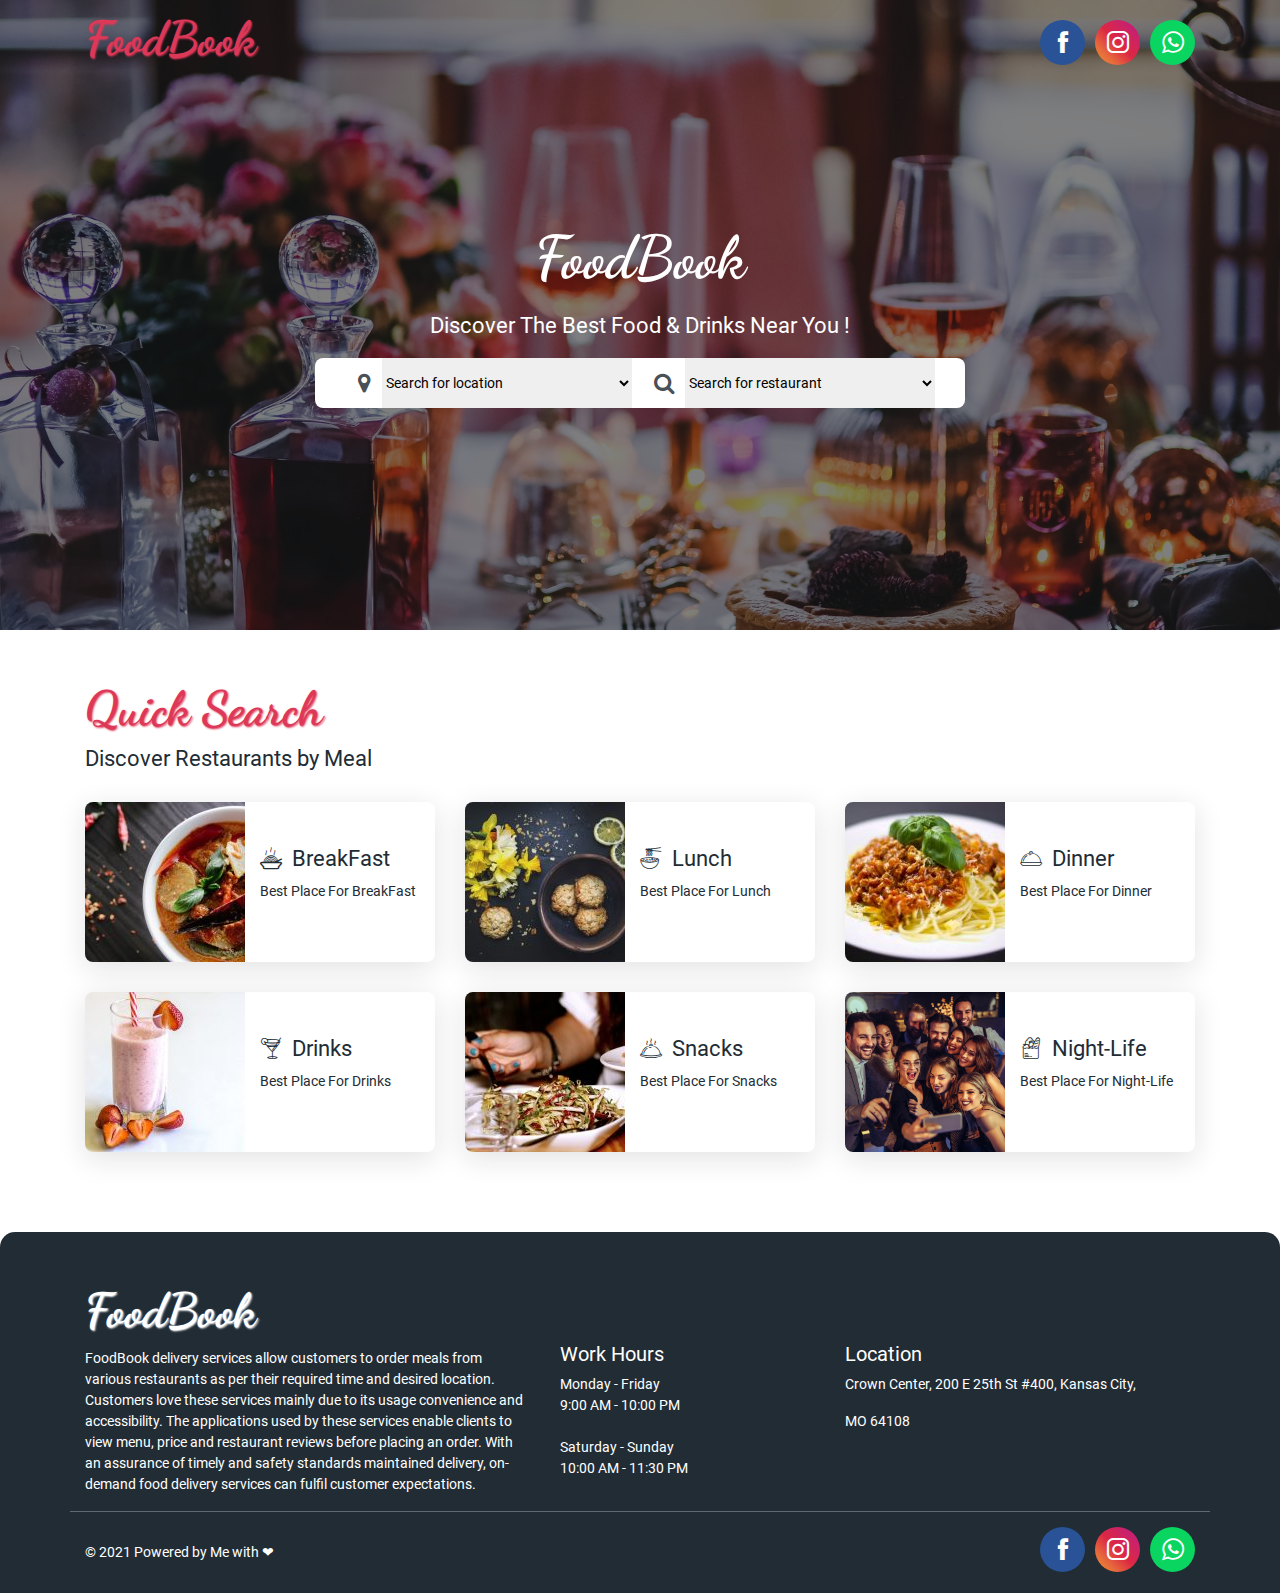
<file: index.html>
<!DOCTYPE html>
<html lang="en">

<head>
    <meta charset="UTF-8">
    <meta http-equiv="X-UA-Compatible" content="IE=edge">
    <meta name="viewport" content="width=device-width, initial-scale=1.0">
    <link rel="icon" type="image/x-icon" href="favicon.ico">
    <title>Foodbook | A Food Hunger Cooler </title>

    <!-- font awesome -->
    <link rel="stylesheet" href="https://cdnjs.cloudflare.com/ajax/libs/font-awesome/4.7.0/css/font-awesome.min.css">

    <!-- bootstrap -->
    <link rel="stylesheet" href="./css/bootstrap.min.css">

    <!-- stylesheet -->
    <link href="./css/style.css" rel="stylesheet">

    <!-- redfont -->
    <link href="./css/redfont.css" rel="stylesheet">

    <!-- JQuery -->
    <script src="./js/jquery.min.js"></script> 

    <!-- custom js -->
    <script src="./js/custom.js"></script>
</head>

<body>
    <!-- header -->
    <header class="header">
        <div class="container">
            <div class="row">
                <div class="col-sm-12">
                    <div class="header_inner">
                        <div class="logo">
                            <a href="index.html">
                                <h1>FoodBook</h1>
                            </a>
                        </div>
                        <div class="social_icon">
                            <ul class="text-right">
                                <li>
                                    <a href="#" target="_blank" class="facebook">
                                        <i class="icon-facebook"></i></a>
                                </li>
                                <li>
                                    <a href="#" target="_blank" class="instagram">
                                        <i class="icon-instagram"></i></a>
                                </li>
                                <li>
                                    <a href="#" target="_blank" class="whatsapp">
                                        <i class="icon-whatsapp"></i></a>
                                </li>
                            </ul>
                        </div>
                    </div>
                </div>
            </div>
        </div>
    </header>

    <!-- banner -->
    <div class="banner">
        <div class="banner_content">
            <h1 class="title">FoodBook</h1>
            <p class="subtitle">Discover The Best Food & Drinks Near You !</p>
            <form>
                <div class="form-row align-items-center">
                    <div class="col-auto">
                        <div class="input-group">
                            <div class="input-group-prepend">
                                <div class="input-group-text"><i class="fa fa-map-marker" aria-hidden="true"></i>
                                </div>
                            </div>
                            <select class="form-select">
                                <option selected>Search for location</option>
                                <option value="1">Pune</option>
                                <option value="2">Mumbai</option>
                                <option value="3">Hyderabad</option>
                                <option value="3">Delhi</option>
                                <option value="3">Chennai</option>
                            </select>
                        </div>
                    </div>
                    <div class="col-auto">
                        <div class="input-group">
                            <div class="input-group-prepend">
                                <div class="input-group-text"><i class="fa fa-search" aria-hidden="true"></i></div>
                            </div>
                            <select class="form-select">
                                <option selected>Search for restaurant</option>
                                <option value="1">Taj Hotel</option>
                                <option value="2">Sai Hotel</option>
                                <option value="3">Barbie villa</option>
                            </select>
                        </div>
                    </div>
                </div>
            </form>
        </div>
        <div class="layer"></div>
    </div>

    <!-- quick_search -->
    <div class="quick_search">
        <div class="container">
            <div class="row">
                <div class="col-sm-12">
                    <div class="section_title">
                        <h1>Quick Search</h1>
                        <h4 class="sub_title">Discover Restaurants by Meal</h4>
                    </div>
                </div>
                <div class="col-sm-4">
                    <a href="list.html" target="_blank">
                        <div class="meal_item">
                            <div class="meal_img">
                                <img src="./assets/images/meal/breakfast.jpeg" alt="">
                            </div>
                            <div class="meal_desc">
                                <h4 class="sub_title"><i class="icon-food"></i> &nbsp;BreakFast</h4>
                                <p>Best Place For BreakFast</p>
                            </div>
                        </div>
                    </a>
                </div>
                <div class="col-sm-4">
                    <a href="list.html" target="_blank">
                        <div class="meal_item">
                            <div class="meal_img">
                                <img src="./assets/images/meal/lunch.jpeg" alt="">
                            </div>
                            <div class="meal_desc">
                                <h4 class="sub_title"><i class="icon-noodles"></i> &nbsp;Lunch</h4>
                                <p>Best Place For Lunch</p>
                            </div>
                        </div>
                    </a>
                </div>
                <div class="col-sm-4">
                    <a href="list.html" target="_blank">
                        <div class="meal_item">
                            <div class="meal_img">
                                <img src="./assets/images/meal/dinner.jpg" alt="">
                            </div>
                            <div class="meal_desc">
                                <h4 class="sub_title"><i class="icon-dish"></i> &nbsp;Dinner</h4>
                                <p>Best Place For Dinner</p>
                            </div>
                        </div>
                    </a>
                </div>
                <div class="col-sm-4">
                    <a href="list.html" target="_blank">
                        <div class="meal_item">
                            <div class="meal_img">
                                <img src="./assets/images/meal/drinks.jpeg" alt="">
                            </div>
                            <div class="meal_desc">
                                <h4 class="sub_title"><i class="icon-glass-3"></i> &nbsp;Drinks</h4>
                                <p>Best Place For Drinks</p>
                            </div>
                        </div>
                    </a>
                </div>
                <div class="col-sm-4">
                    <a href="list.html" target="_blank">
                        <div class="meal_item">
                            <div class="meal_img">
                                <img src="./assets/images/meal/snacks.jpg" alt="">
                            </div>
                            <div class="meal_desc">
                                <h4 class="sub_title"><i class="icon-food-1"></i> &nbsp;Snacks</h4>
                                <p>Best Place For Snacks</p>
                            </div>
                        </div>
                    </a>
                </div>
                <div class="col-sm-4">
                    <a href="list.html" target="_blank">
                        <div class="meal_item">
                            <div class="meal_img">
                                <img src="./assets/images/meal/nightlife.png" alt="">
                            </div>
                            <div class="meal_desc">
                                <h4 class="sub_title"><i class="icon-groceries"></i> &nbsp;Night-Life</h4>
                                <p>Best Place For Night-Life</p>
                            </div>
                        </div>
                    </a>
                </div>
            </div>
        </div>
    </div>
</body>

<!-- footer -->
<footer class="footer">
    <div class="ft_topbar">
        <div class="container">
            <div class="row">
                <div class="col-sm-5">
                    <div class="ft_info">
                        <div class="logo">
                            <h1>FoodBook</h1>
                            <p>FoodBook delivery services allow customers to order meals from various restaurants as per
                                their
                                required time and desired location. Customers love these services mainly due to its
                                usage convenience and accessibility. The applications used by these services enable
                                clients to view menu, price and restaurant reviews before placing an order. With an
                                assurance of timely and safety standards maintained delivery, on-demand food delivery
                                services can fulfil customer expectations. </p>
                        </div>
                    </div>

                </div>
                <div class="col-sm-3">
                    <div class="ft_spacer"></div>
                    <h5>Work Hours</h5>
                    <ul>
                        <li>Monday - Friday</li>
                        <li>9:00 AM - 10:00 PM</li><br>
                        <li>Saturday - Sunday</li>
                        <li>10:00 AM - 11:30 PM</li>
                    </ul>
                </div>
                <div class="col-sm-4">
                    <div class="ft_spacer"></div>
                    <h5>Location</h5>
                    <p>Crown Center, 200 E 25th St #400, Kansas City, </p>
                    <p> MO 64108 </p>
                </div>

            </div>
        </div>
    </div>
    <div class="ft_bottombar">
        <div class="container">
            <div class="row">
                <div class="col-sm-8">
                    <div class="privacy_policy">
                        <p>&copy; 2021 Powered by <a href="https://github.com/vgaikwad11" target="_blank">Me with
                                ❤</a>
                        </p>
                    </div>
                </div>
                <div class="col-sm-4">
                    <div class="social_icon">
                        <ul>
                            <li> <a href="https://www.facebook.com/vick.gkwd.3/" target="_blank" class="facebook">
                                    <i class="icon-facebook"></i></a>
                            </li>
                            <li> <a href="https://www.instagram.com/vicky.gkwd.vg/" target="_blank" class="instagram">
                                    <i class="icon-instagram "></i></a>
                            </li>
                            <li> <a href="https://api.whatsapp.com/send?phone=918408848748" target="_blank"
                                    class="whatsapp">
                                    <i class="icon-whatsapp "></i></a>
                            </li>
                        </ul>
                    </div>

                </div>
            </div>
        </div>
    </div>
    </div>
</footer>
</body>

</html>
</file>
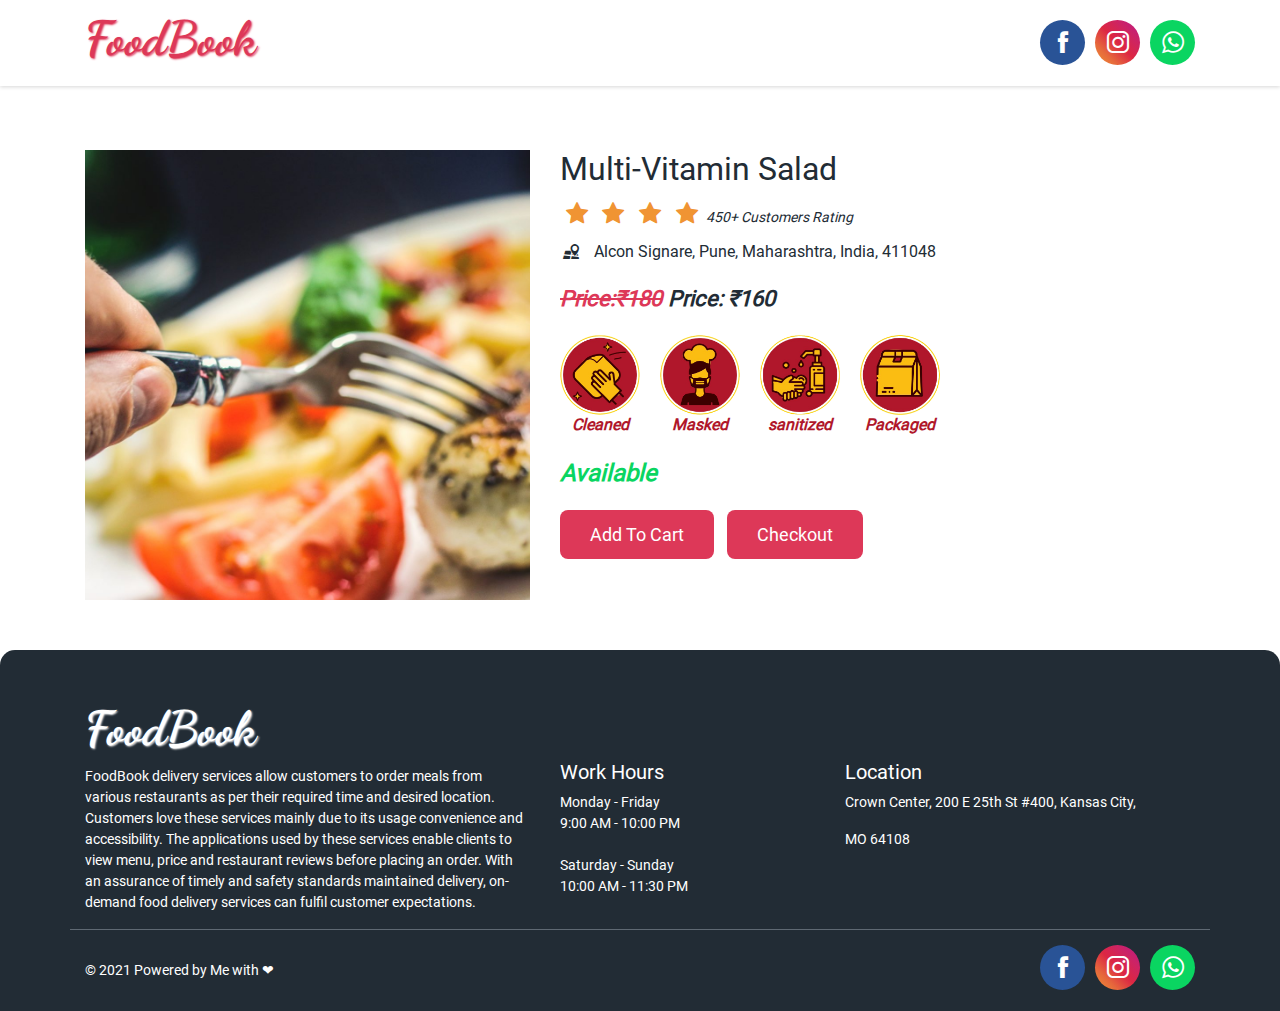
<file: details.html>
<!DOCTYPE html>
<html lang="en">

<head>
    <meta charset="UTF-8">
    <meta http-equiv="X-UA-Compatible" content="IE=edge">
    <meta name="viewport" content="width=device-width, initial-scale=1.0">
    <link rel="icon" type="image/x-icon" href="favicon.ico">
    <title>Foodbook | A Food Hunger Cooler </title>

    <!-- font awesome -->
    <link rel="stylesheet" href="https://cdnjs.cloudflare.com/ajax/libs/font-awesome/4.7.0/css/font-awesome.min.css">

    <!-- bootstrap -->
    <link rel="stylesheet" href="./css/bootstrap.min.css">

    <!-- stylesheet -->
    <link href="./css/style.css" rel="stylesheet">

    <!-- redfont -->
    <link href="./css/redfont.css" rel="stylesheet">

    <!-- JQuery -->
    <script src="./js/jquery.min.js"></script>

    <!-- custom js -->
    <script src="./js/custom.js"></script>
</head>

<body class="detail_page">
    <!-- header -->
    <header class="header">
        <div class="container">
            <div class="row">
                <div class="col-sm-12">
                    <div class="header_inner">
                        <div class="logo">
                            <a href="index.html">
                                <h1>FoodBook</h1>
                            </a>
                        </div>
                        <div class="social_icon">
                            <ul class="text-right">
                                <li>
                                    <a href="#" target="_blank" class="facebook">
                                        <i class="icon-facebook"></i></a>
                                </li>
                                <li>
                                    <a href="#" target="_blank" class="instagram">
                                        <i class="icon-instagram"></i></a>
                                </li>
                                <li>
                                    <a href="#" target="_blank" class="whatsapp">
                                        <i class="icon-whatsapp"></i></a>
                                </li>
                            </ul>
                        </div>
                    </div>
                </div>
            </div>
        </div>
    </header>

    <div class="spacer_100"></div>

    <!-- food details -->
    <div class="food_details">
        <div class="container">
            <div class="row">
                <div class="col-sm-12 col-md-5">
                    <div class="food_img">
                        <img src="./assets/images/meal/details.jpg" class="img-responsive" alt="">
                    </div>
                </div>
                <div class="col-sm-12 col-md-7">
                    <div class="food_desc">
                        <h2>Multi-Vitamin Salad</h2>
                        <div class="ratings">
                            <i class="icon-star-full"></i>
                            <i class="icon-star-full"></i>
                            <i class="icon-star-full"></i>
                            <i class="icon-star-full"></i>
                            <span class="ratings_tag"> 450+ Customers Rating</span>
                        </div>
                        <h4 class="slogan"><i class="icon-map-pointer"></i> &nbsp; Alcon Signare,
                            Pune, Maharashtra, India, 411048</h4>
                        <div class="pricing_box">
                            <span class="old"> Price:₹180</span>&nbsp;
                            <span class="new"> Price: ₹160</span>
                        </div>
                        <div class="safety_list">
                            <div class="sefaty_item">
                                <img src="./assets/images/safety_img/cleaning.svg" alt="Cleaning">
                                <h6>Cleaned</h6>
                            </div>
                            <div class="sefaty_item">
                                <img src="./assets/images/safety_img/mark.svg" alt="Mask">
                                <h6>Masked</h6>
                            </div>
                            <div class="sefaty_item">
                                <img src="./assets/images/safety_img/senitize.svg" alt="Senitize">
                                <h6>sanitized</h6>
                            </div>
                            <div class="sefaty_item">
                                <img src="./assets/images/safety_img/package.svg" alt="Package">
                                <h6>Packaged</h6>
                            </div>
                        </div>
                        <h4 class="status">Available</h4>
                        <div class="button_container">
                            <a href="#">Add To Cart</a>
                            <a href="#">Checkout</a>
                        </div>
                    </div>
                </div>
            </div>
        </div>
    </div>

</body>
<!-- footer -->
<footer class="footer">
    <div class="ft_topbar">
        <div class="container">
            <div class="row">
                <div class="col-sm-5">
                    <div class="ft_info">
                        <div class="logo">
                            <h1>FoodBook</h1>
                            <p>FoodBook delivery services allow customers to order meals from various restaurants as per
                                their
                                required time and desired location. Customers love these services mainly due to its
                                usage convenience and accessibility. The applications used by these services enable
                                clients to view menu, price and restaurant reviews before placing an order. With an
                                assurance of timely and safety standards maintained delivery, on-demand food delivery
                                services can fulfil customer expectations. </p>
                        </div>
                    </div>

                </div>
                <div class="col-sm-3">
                    <div class="ft_spacer"></div>
                    <h5>Work Hours</h5>
                    <ul>
                        <li>Monday - Friday</li>
                        <li>9:00 AM - 10:00 PM</li><br>
                        <li>Saturday - Sunday</li>
                        <li>10:00 AM - 11:30 PM</li>
                    </ul>
                </div>
                <div class="col-sm-4">
                    <div class="ft_spacer"></div>
                    <h5>Location</h5>
                    <p>Crown Center, 200 E 25th St #400, Kansas City, </p>
                    <p> MO 64108 </p>
                </div>

            </div>
        </div>
    </div>
    <div class="ft_bottombar">
        <div class="container">
            <div class="row">
                <div class="col-sm-8">
                    <div class="privacy_policy">
                        <p>&copy; 2021 Powered by <a href="https://github.com/vgaikwad11" target="_blank">Me with
                                ❤</a>
                        </p>
                    </div>
                </div>
                <div class="col-sm-4">
                    <div class="social_icon">
                        <ul>
                            <li> <a href="https://www.facebook.com/vick.gkwd.3/" target="_blank" class="facebook">
                                    <i class="icon-facebook"></i></a>
                            </li>
                            <li> <a href="https://www.instagram.com/vicky.gkwd.vg/" target="_blank" class="instagram">
                                    <i class="icon-instagram "></i></a>
                            </li>
                            <li> <a href="https://api.whatsapp.com/send?phone=918408848748" target="_blank"
                                    class="whatsapp">
                                    <i class="icon-whatsapp "></i></a>
                            </li>
                        </ul>
                    </div>

                </div>
            </div>
        </div>
    </div>
    </div>
</footer>
</body>

</html>
</file>
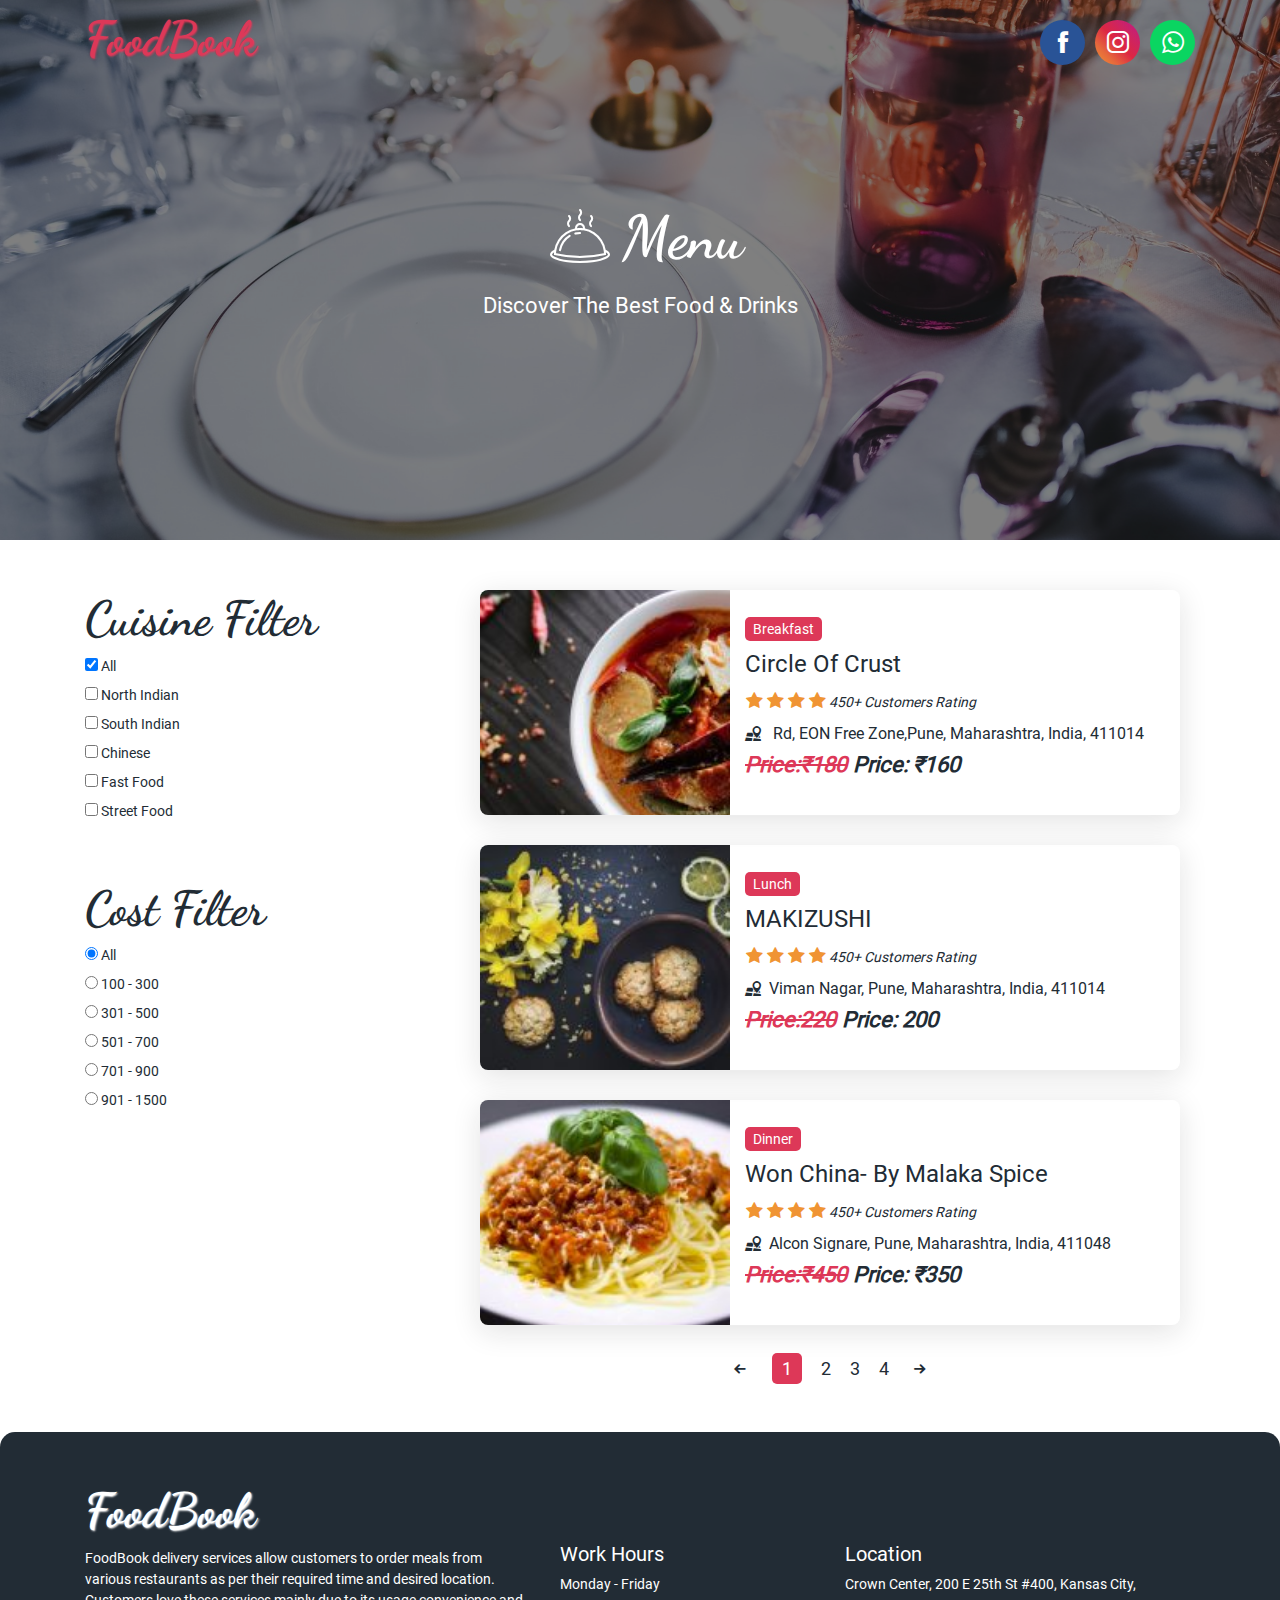
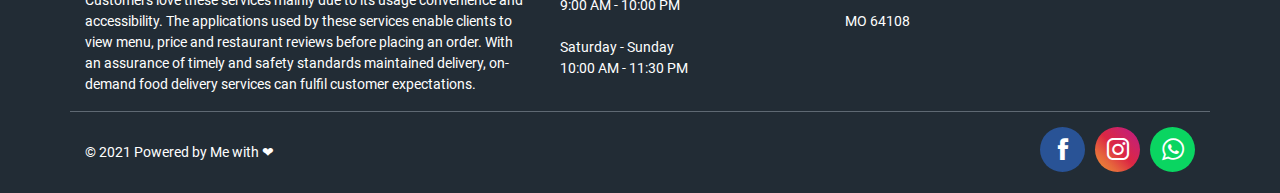
<file: list.html>
<!DOCTYPE html>
<html lang="en">

<head>
    <meta charset="UTF-8">
    <meta http-equiv="X-UA-Compatible" content="IE=edge">
    <meta name="viewport" content="width=device-width, initial-scale=1.0">
    <link rel="icon" type="image/x-icon" href="favicon.ico">
    <title>Foodbook | A Food Hunger Cooler </title>

    <!-- font awesome -->
    <link rel="stylesheet" href="https://cdnjs.cloudflare.com/ajax/libs/font-awesome/4.7.0/css/font-awesome.min.css">

    <!-- bootstrap -->
    <link rel="stylesheet" href="./css/bootstrap.min.css">

    <!-- stylesheet -->
    <link href="./css/style.css" rel="stylesheet">

    <!-- redfont -->
    <link href="./css/redfont.css" rel="stylesheet">

    <!-- JQuery -->
    <script src="./js/jquery.min.js"></script>

    <!-- custom js -->
    <script src="./js/custom.js"></script>
</head>

<body class="list">
    <!-- header -->
    <header class="header">
        <div class="container">
            <div class="row">
                <div class="col-sm-12">
                    <div class="header_inner">
                        <div class="logo">
                            <a href="index.html">
                                <h1>FoodBook</h1>
                            </a>
                        </div>
                        <div class="social_icon">
                            <ul class="text-right">
                                <li>
                                    <a href="#" target="_blank" class="facebook">
                                        <i class="icon-facebook"></i></a>
                                </li>
                                <li>
                                    <a href="#" target="_blank" class="instagram">
                                        <i class="icon-instagram"></i></a>
                                </li>
                                <li>
                                    <a href="#" target="_blank" class="whatsapp">
                                        <i class="icon-whatsapp"></i></a>
                                </li>
                            </ul>
                        </div>
                    </div>
                </div>
            </div>
        </div>
    </header>

    <!-- internal banner -->
    <div class="internal_banner">
        <div class="banner_content">
            <h1 class="title"><i class="icon-food-1"></i>Menu</h1>
            <p class="subtitle">Discover The Best Food & Drinks</p>
        </div>
        <div class="layer"></div>
    </div>

    <!-- list page -->
    <div class="meal_lists">
        <div class="container">
            <div class="row">
                <div class="col-sm-4">
                    <div class="filter_cat">
                        <div id="cuisine-filter">
                            <fieldset>
                                <h1>Cuisine Filter</h1>

                                <div>
                                    <input type="checkbox" id="all" name="all" checked>
                                    <label for="all">All</label>
                                </div>

                                <div>
                                    <input type="checkbox" id="north-indian" name="north-indian">
                                    <label for="north-indian">North Indian</label>
                                </div>

                                <div>
                                    <input type="checkbox" id="south-indian" name="south-indian">
                                    <label for="south-indian">South Indian</label>
                                </div>

                                <div>
                                    <input type="checkbox" id="Chinese" name="Chinese">
                                    <label for="Chinese">Chinese</label>
                                </div>
                                <div>
                                    <input type="checkbox" id="fast-food" name="fast-food">
                                    <label for="fast-food">Fast Food</label>
                                </div>

                                <div>
                                    <input type="checkbox" id="street-food" name="street-food">
                                    <label for="street-food">Street Food</label>
                                </div>

                            </fieldset>
                        </div>
                        <div id="cost-filter">
                            <fieldset>
                                <h1>Cost Filter</h1>
                                <div>
                                    <input type="radio" id="all" name="all" value="all" checked>
                                    <label for="all">All</label>
                                </div>

                                <div>
                                    <input type="radio" id="1to3" name="1to3" value="1to3">
                                    <label for="1to3">100 - 300</label>
                                </div>

                                <div>
                                    <input type="radio" id="3to5" name="3to5" value="3to5">
                                    <label for="3to5">301 - 500</label>
                                </div>

                                <div>
                                    <input type="radio" id="501 - 700" name="501 - 700" value="501 - 700">
                                    <label for="all">501 - 700</label>
                                </div>

                                <div>
                                    <input type="radio" id="7to9" name="7to9" value="7to9">
                                    <label for="7to9">701 - 900</label>
                                </div>

                                <div>
                                    <input type="radio" id="9to15" name="9to15" value="9to15">
                                    <label for="9to15">901 - 1500</label>
                                </div>
                            </fieldset>
                        </div>
                    </div>
                </div>
                <div class="col-sm-8">
                    <div class="container">
                        <div class="row">
                            <div class="col-sm-12">
                                <a href="details.html" target="_blank">
                                    <div class="meal_item">
                                        <div class="meal_img">
                                            <img src="./assets/images/meal/breakfast.jpeg" alt="">

                                        </div>
                                        <div class="food_desc">
                                            <div class="cat_food">Breakfast</div><br>
                                            <h2 class="list_name">Circle Of Crust</h2>
                                            <div class="ratings">
                                                <i class="icon-star-full"></i>
                                                <i class="icon-star-full"></i>
                                                <i class="icon-star-full"></i>
                                                <i class="icon-star-full"></i>
                                                <span class="ratings_tag"> 450+ Customers Rating</span>
                                            </div>
                                            <h4 class="address"> <i class="icon-map-pointer"></i> &nbsp;
                                                Rd, EON Free Zone,Pune, Maharashtra, India, 411014</h4>
                                            <div class="pricing_box">
                                                <span class="old"> Price:₹180</span>&nbsp;
                                                <span class="new"> Price: ₹160</span>
                                            </div>
                                        </div>
                                    </div>
                                </a>
                            </div>
                            <div class="col-sm-12">
                                <a href="details.html" target="_blank">
                                    <div class="meal_item">
                                        <div class="meal_img">
                                            <img src="./assets/images/meal/lunch.jpeg" alt="">

                                        </div>
                                        <div class="food_desc">
                                            <div class="cat_food">Lunch</div><br>
                                            <h2 class="list_name">MAKIZUSHI</h2>
                                            <div class="ratings">
                                                <i class="icon-star-full"></i>
                                                <i class="icon-star-full"></i>
                                                <i class="icon-star-full"></i>
                                                <i class="icon-star-full"></i>
                                                <span class="ratings_tag"> 450+ Customers Rating</span>
                                            </div>
                                            <h4 class="address"> <i class="icon-map-pointer"></i> &nbsp;Viman Nagar,
                                                Pune, Maharashtra, India, 411014</h4>
                                            <div class="pricing_box">
                                                <span class="old"> Price:220</span>&nbsp;
                                                <span class="new"> Price: 200</span>
                                            </div>
                                        </div>
                                    </div>
                                </a>
                            </div>
                            <div class="col-sm-12">
                                <a href="details.html" target="_blank">
                                    <div class="meal_item">
                                        <div class="meal_img">
                                            <img src="./assets/images/meal/dinner.jpg" alt="">

                                        </div>
                                        <div class="food_desc">
                                            <div class="cat_food">Dinner</div><br>
                                            <h2 class="list_name">Won China- By Malaka Spice</h2>
                                            <div class="ratings">
                                                <i class="icon-star-full"></i>
                                                <i class="icon-star-full"></i>
                                                <i class="icon-star-full"></i>
                                                <i class="icon-star-full"></i>
                                                <span class="ratings_tag"> 450+ Customers Rating</span>
                                            </div>
                                            <h4 class="address"> <i class="icon-map-pointer"></i> &nbsp;Alcon Signare,
                                                Pune, Maharashtra, India, 411048</h4>
                                            <div class="pricing_box">
                                                <span class="old"> Price:₹450</span>&nbsp;
                                                <span class="new"> Price: ₹350</span>
                                            </div>
                                        </div>
                                    </div>
                                </a>
                            </div>
                            <!-- pagination -->
                            <div class="col-sm-12 text-center">
                                <div class="paged">
                                    <a href="#" class="previous"><i class="icon-left-arrow"></i></a>
                                    <a href="#" class="active">1</a>
                                    <a href="#">2</a>
                                    <a href="#">3</a>
                                    <a href="#">4</a>
                                    <a href="#" class="next"><i class="icon-right-arrow "></i></a>
                                </div>
                            </div>
                        </div>
                    </div>
                </div>
            </div>
        </div>
    </div>
    </div>
</body>
<!-- footer -->
<footer class="footer">
    <div class="ft_topbar">
        <div class="container">
            <div class="row">
                <div class="col-sm-5">
                    <div class="ft_info">
                        <div class="logo">
                            <h1>FoodBook</h1>
                            <p>FoodBook delivery services allow customers to order meals from various restaurants as per
                                their
                                required time and desired location. Customers love these services mainly due to its
                                usage convenience and accessibility. The applications used by these services enable
                                clients to view menu, price and restaurant reviews before placing an order. With an
                                assurance of timely and safety standards maintained delivery, on-demand food delivery
                                services can fulfil customer expectations. </p>
                        </div>
                    </div>

                </div>
                <div class="col-sm-3">
                    <div class="ft_spacer"></div>
                    <h5>Work Hours</h5>
                    <ul>
                        <li>Monday - Friday</li>
                        <li>9:00 AM - 10:00 PM</li><br>
                        <li>Saturday - Sunday</li>
                        <li>10:00 AM - 11:30 PM</li>
                    </ul>
                </div>
                <div class="col-sm-4">
                    <div class="ft_spacer"></div>
                    <h5>Location</h5>
                    <p>Crown Center, 200 E 25th St #400, Kansas City, </p>
                    <p> MO 64108 </p>
                </div>

            </div>
        </div>
    </div>
    <div class="ft_bottombar">
        <div class="container">
            <div class="row">
                <div class="col-sm-8">
                    <div class="privacy_policy">
                        <p>&copy; 2021 Powered by <a href="https://github.com/vgaikwad11" target="_blank">Me with
                                ❤</a>
                        </p>
                    </div>
                </div>
                <div class="col-sm-4">
                    <div class="social_icon">
                        <ul>
                            <li> <a href="https://www.facebook.com/vick.gkwd.3/" target="_blank" class="facebook">
                                    <i class="icon-facebook"></i></a>
                            </li>
                            <li> <a href="https://www.instagram.com/vicky.gkwd.vg/" target="_blank" class="instagram">
                                    <i class="icon-instagram "></i></a>
                            </li>
                            <li> <a href="https://api.whatsapp.com/send?phone=918408848748" target="_blank"
                                    class="whatsapp">
                                    <i class="icon-whatsapp "></i></a>
                            </li>
                        </ul>
                    </div>

                </div>
            </div>
        </div>
    </div>
    </div>
</footer>
</body>

</html>
</file>
<file: css/style.css>
/* global css */

@font-face {
    font-family: "Dancing Script";
    font-style: normal;
    font-weight: normal;
    src: url('../assets/fonts/Dancing_Script/DancingScript-Bold.ttf') format('truetype');
}

@font-face {
    font-family: "Roboto";
    font-style: normal;
    font-weight: normal;
    src: url('../assets/fonts/Roboto/Roboto-Regular.ttf') format('truetype');
}

* {
    margin: 0;
    padding: 0;
}

body {
    font-size: 14px;
    font-family: 'Roboto', sans-serif;
    color: #222c35;
}

a {
    color: #222c35;
    text-decoration: none;
    transition: all 0.3s ease-in-out;
}

a:hover {
    color: #dd3858;
    text-decoration: none;
}

ul {
    list-style: none;
    margin: 0;
}

h1 {
    font-size: 48px;
    font-family: "Dancing Script";
    font-weight: bold;
}

/* header css */
header {
    position: absolute;
    top: 0;
    left: 0;
    z-index: 2;
    width: 100%;
}

.detail_page header {
    box-shadow: rgb(0 0 0 / 16%) 0px 1px 4px;
}

header .logo h1 {
    color: #dd3858;
    text-shadow: 1px 1px 2px #dd3858;
}

.section_title h1 {
    color: #dd3858;
    text-shadow: 1px 1px 2px #dd3858;
}

.section_title {
    margin-bottom: 30px;
}

header.sticky .logo h1,
footer .logo h1 {
    color: #fff;
    text-shadow: 1px 1px 2px #fff;
}

.social_icon ul {
    display: flex;
    justify-content: center;
    align-items: center;
    gap: 10px;
}

.ft_spacer {
    height: 60px;
}

footer .social_icon ul {
    justify-content: flex-end;
}

.social_icon a {
    font-size: 22px;
    height: 45px;
    width: 45px;
    display: flex;
    justify-content: center;
    align-items: center;
    border-radius: 50%;
    color: #fff;
    transition: all 0.3s ease;

}

.social_icon a:hover {
    transform: scale(1.1);
}

.facebook {
    background-color: #295396;
}

.instagram {
    background: linear-gradient(45deg, #f09433 0%, #e6683c 25%, #dc2743 50%, #cc2366 75%, #bc1888 100%);
}

.whatsapp {
    background-color: #0ad561;
}

.header_inner {
    display: flex;
    justify-content: space-between;
    align-items: center;
    padding: 10px 0;
}

header.sticky {
    position: fixed;
    width: 100%;
    left: 0;
    top: 0;
    background-color: #222c35;
    z-index: 99999;
    box-shadow: 0 2px 4px rgb(51 51 51 / 5%);
}


/* banner css */
.banner {
    position: relative;
    background-image: url('../assets/images/banner/dinner-meal-table-wine.jpg');
    height: 70vh;
    background-size: cover;
    background-position: center;
    background-repeat: no-repeat;
}

.internal_banner {
    position: relative;
    background-image: url('../assets/images/banner/internal_banner.jpg');
    height: 60vh;
    background-size: cover;
    background-position: center;
    background-repeat: no-repeat;
}

.layer {
    position: absolute;
    content: '';
    top: 0;
    left: 0;
    width: 100%;
    height: 100%;
    background-color: rgb(0 0 0 / 50%);
    z-index: 1;
}

.banner_content {
    position: absolute;
    top: 50%;
    left: 50%;
    text-align: center;
    transform: translate(-50%, -50%);
    z-index: 2;
}

.banner_content .title {
    font-size: 60px;
    color: #fff;
    margin-bottom: 15px;
}

.banner_content .subtitle {
    font-size: 22px;
    color: #fff;
}

/* banner search */

.input-group-text {
    background-color: #fff;
    border: none;
    border-radius: 0;
    font-size: 22px;
}

.form-row {
    flex-wrap: nowrap;
    background: #fff;
    padding: 0 45px;
    border-radius: 8px;
    justify-content: center;
}



.col-auto .form-select {
    height: 50px;
    border: none;
    width: 250px;
}

.form-select:focus-visible {
    outline: none;
}

/* end banner search */

/* footer css */
footer {
    background: #222c35;
    color: #fff;
    border-radius: 15px 15px 0 0;
}

footer h5,
footer p,
footer a {
    color: #fff;
}

.privacy_policy a i {
    color: #fff;
}

.privacy_policy p {
    margin: 0;
    padding: 15px 0;
}

.ft_topbar {
    padding: 50px 0 0;
}

.ft_topbar .container {
    border-bottom: 1px solid #5f6973;
}

.ft_bottombar {
    padding: 15px;
}

/* quick search css */
.quick_search {
    position: relative;
    padding: 50px 0;
}

.sub_title {
    font-size: 22px;
}

.meal_item {
    display: flex;
    justify-content: flex-start;
    align-items: center;
    gap: 15px;
}

.meal_item {
    flex-grow: 1;
    flex-basis: 100%;
    border-radius: 8px;
    margin-bottom: 30px;
    overflow: hidden;
    cursor: pointer;
    border-color: rgb(232, 232, 232);
    box-shadow: rgb(28 28 28 / 12%) 0px 0.4rem 1.8rem;
    transition: all 0.3s ease;
}

.meal_item:hover {
    transform: scale(1.05);
}

.meal_item:hover p {
    color: #222c35;
}


/* list page css */
.meal_lists {
    padding: 50px 0;
}

.meal_img img {
    position: relative;
    height: 160px;
    width: 160px;
    object-fit: cover;
}

.meal_lists .meal_img img {
    height: 225px;
    width: 250px;
}

#cuisine-filter {
    margin-bottom: 50px;
}

/* details page css */
.spacer_100 {
    height: 100px;
}

.food_details {
    padding: 50px 0;
}

.food_img img {
    height: 450px;
    width: 100%;
    object-fit: cover;
}

.safety_list {
    display: flex;
    justify-content: flex-start;
    align-items: center;
    gap: 20px;
}

.cat_food {
    background: #dd3858;
    color: #fff;
    padding: 4px 8px;
    border-radius: 5px;
    display: initial;
    font-size: 14px;
}

/* details css */
.sefaty_item img {
    height: 80px;
    width: 80px;
}

.sefaty_item {
    text-align: center;
}

.old {
    text-decoration: line-through;
    color: #dd3858;
}

.new {
    color: #222c35;
}

.button_container a {
    background: #dd3858;
    color: #fff;
    padding: 14px 30px;
    border-radius: 8px;
    margin-right: 10px;
    font-size: 18px;
}

.ratings i {
    color: #f09433;
    font-size: 24px;
}

.ratings_tag {
    color: #222c35;
    font-style: italic;
    font-size: 14px;
}

.status {
    padding: 25px 0;
    color: #0ad561;
    font-style: italic;
    font-weight: bold;
}

.pricing_box {
    padding: 20px 0;
}

.pricing_box span {
    font-size: 22px;
    font-style: italic;
    font-weight: bold;
}

.slogan,
.address {
    margin: 0;
    color: #222c35;
    font-size: 16px;
    padding: 10px 0 0;
}

.sefaty_item h6 {
    font-style: italic;
    color: #b0172b;
    margin: 0;
    font-weight: bold;
}

.meal_item [class^="icon-"]:before {
    margin: 0;
}

.meal_item .ratings i {
    color: #f09433;
    font-size: 18px;
}

.list_name {
    font-size: 24px;
    padding: 10px 0 0;
    color: #222c35;
}

.meal_item .pricing_box {
    padding: 5px 0;
}

.paged a {
    font-size: 18px;
    margin: 0 8px;
}

.paged .active {
    background: #dd3858;
    color: #fff;
    padding: 5px 10px;
    border-radius: 5px;
}

/* responsive css */

@media (max-width: 999px) {
    .list .meal_item {
        display: block;
    }

    .meal_lists .meal_img img {
        width: 100%;
    }

    .detail_page .food_desc {
        padding: 20px 20px 45px;
        margin-bottom: 30px;
        box-shadow: rgb(28 28 28 / 12%) 0px 0.4rem 1.8rem;
    }

    .list .food_desc {
        padding: 20px;
    }
}


@media (max-width: 625px) {

    .form-row {
        display: block;
        padding: 0;
    }

    .input-group-text {
        width: 50px;
        justify-content: center;
    }

    footer .ft_info,
    footer h5,
    footer p,
    footer ul,
    .filter_cat {
        text-align: center;
    }

    .filter_cat {
        margin-bottom: 30px;
    }

    .ft_spacer {
        height: 20px;
    }

    footer .social_icon ul {
        justify-content: center;
    }

    .banner_content .title {
        margin-bottom: 0;
    }

    .banner_content .subtitle {
        font-size: 18px;
    }

    .col-auto {
        margin-bottom: 15px;
        padding: 0 30px;
        border-radius: 8px;
        background: #fff;
    }

    .col-auto .form-select {
        width: 88%;
    }

    .banner_content {
        width: 80%;
    }

    .form-row {
        background: transparent;
        justify-content: center;
    }

    .section_title {
        text-align: center;
        margin-bottom: 30px;
    }



    .food_details {
        padding: 0;
    }

    .food_img img {
        height: auto;
        width: 100%;
    }

    .sefaty_item img {
        height: 60px;
        width: 60px;
    }

    .status {
        padding: 15px 0;
    }

    .banner {
        height: 70vh;
    }

    .banner_content .title {
        font-size: 48px;
    }
}

@media (max-width: 450px) {
    .col-auto .form-select {
        width: 82%;
    }

    .social_icon a {
        font-size: 16px;
        height: 40px;
        width: 40px;
    }

    .social_icon ul {
        gap: 7px;
    }

    .safety_list {
        flex-wrap: wrap;
    }

    .button_container a {
        padding: 12px 15px;
        font-size: 14px;
    }
}

@media (max-width: 375px) {
    .col-auto .form-select {
        width: 80%;
    }

    header .logo h1 {
        font-size: 38px;
    }
}
</file>
<file: css/redfont.css>
@font-face {
    font-display: swap;
    font-family: 'redfont';
    src: url(/assets/fonts/redfont/redfont.eot);
    src: url('/assets/fonts/redfont/redfont.eot') format('embedded-opentype'),
        url(../assets/fonts/redfont/redfont.woff2) format('woff2'),
        url(../assets/fonts/redfont/redfont.woff) format('woff'),
        url(../assets/fonts/redfont/redfont.ttf) format('truetype'),
        url('../assets/fonts/redfont/redfont.svg') format('svg');
    font-weight: 400;
    font-style: normal
}

[class^="icon-"]:before,
[class*=" icon-"]:before {
    font-family: "redfont";
    font-style: normal;
    font-weight: 400;
    speak: none;
    display: inline-block;
    text-decoration: inherit;
    width: 1em;
    margin-right: .2em;
    text-align: center;
    font-variant: normal;
    text-transform: none;
    line-height: 1em;
    margin-left: .2em;
    -webkit-font-smoothing: antialiased;
    -moz-osx-font-smoothing: grayscale
}

.icon-smartphone:before {
    content: '\e800'
}

.icon-upload:before {
    content: '\e801'
}

.icon-home:before {
    content: '\e802'
}

.icon-rss:before {
    content: '\e803'
}

.icon-direction:before {
    content: '\e804'
}

.icon-down:before {
    content: '\e805'
}

.icon-up:before {
    content: '\e806'
}

.icon-sidebar:before {
    content: '\e807'
}

.icon-desktop:before {
    content: '\e808'
}

.icon-table:before {
    content: '\e809'
}

.icon-shield:before {
    content: '\e80a'
}

.icon-heart:before {
    content: '\e80b'
}

.icon-empty:before {
    content: '\e80c'
}

.icon-layers:before {
    content: '\e80d'
}

.icon-money:before {
    content: '\e80e'
}

.icon-save:before {
    content: '\e811'
}

.icon-video:before {
    content: '\e812'
}

.icon-close:before {
    content: '\e813'
}

.icon-update:before {
    content: '\e814'
}

.icon-download:before {
    content: '\e815'
}

.icon-quote:before {
    content: '\e816'
}

.icon-pencil:before {
    content: '\e817'
}

.icon-page:before {
    content: '\e818'
}

.icon-play:before {
    content: '\e819'
}

.icon-filter:before {
    content: '\e81a'
}

.icon-equalizer:before {
    content: '\e81b'
}

.icon-left:before {
    content: '\e81c'
}

.icon-right:before {
    content: '\e81d'
}

.icon-add:before {
    content: '\e81e'
}

.icon-clock-1:before {
    content: '\e81f'
}

.icon-list-add:before {
    content: '\e820'
}

.icon-vimeo:before {
    content: '\e821'
}

.icon-lastfm:before {
    content: '\e822'
}

.icon-logo:before {
    content: '\e823'
}

.icon-like:before {
    content: '\e824'
}

.icon-audio:before {
    content: '\e825'
}

.icon-dollar:before {
    content: '\e826'
}

.icon-menu:before {
    content: '\e827'
}

.icon-delimiter:before {
    content: '\e828'
}

.icon-image-size-1:before {
    content: '\e829'
}

.icon-timer:before {
    content: '\e82a'
}

.icon-vk:before {
    content: '\e82b'
}

.icon-resize-vertical:before {
    content: '\e82c'
}

.icon-text:before {
    content: '\e82d'
}

.icon-movie:before {
    content: '\e82e'
}

.icon-dribbble:before {
    content: '\e82f'
}

.icon-yahoo:before {
    content: '\e830'
}

.icon-twitter:before {
    content: '\e832'
}

.icon-apple-1:before {
    content: '\e834'
}

.icon-skype:before {
    content: '\e835'
}

.icon-linkedin:before {
    content: '\e836'
}

.icon-aubergine:before {
    content: '\e837'
}

.icon-login:before {
    content: '\e838'
}

.icon-font:before {
    content: '\e839'
}

.icon-megaphone:before {
    content: '\e83a'
}

.icon-button:before {
    content: '\e83b'
}

.icon-wordpress:before {
    content: '\e83c'
}

.icon-music:before {
    content: '\e83d'
}

.icon-mail:before {
    content: '\e83e'
}

.icon-lock:before {
    content: '\e83f'
}

.icon-search:before {
    content: '\e840'
}

.icon-github:before {
    content: '\e841'
}

.icon-columns:before {
    content: '\e842'
}

.icon-star-full:before {
    content: '\e843'
}

.icon-link-ext:before {
    content: '\e844'
}

.icon-book:before {
    content: '\e845'
}

.icon-signal:before {
    content: '\e846'
}

.icon-target:before {
    content: '\e847'
}

.icon-attach:before {
    content: '\e848'
}

.icon-remove:before {
    content: '\e849'
}

.icon-delivery:before {
    content: '\e84a'
}

.icon-mic:before {
    content: '\e84b'
}

.icon-basket:before {
    content: '\e84c'
}

.icon-settings:before {
    content: '\e84d'
}

.icon-headphones-1:before {
    content: '\e84e'
}

.icon-headphones:before {
    content: '\e84f'
}

.icon-credit-card:before {
    content: '\e850'
}

.icon-share:before {
    content: '\e851'
}

.icon-drag:before {
    content: '\e852'
}

.icon-key-1:before {
    content: '\e853'
}

.icon-euro:before {
    content: '\e854'
}

.icon-pound:before {
    content: '\e855'
}

.icon-odnoklassniki-logo:before {
    content: '\e856'
}

.icon-rupee:before {
    content: '\e857'
}

.icon-yen:before {
    content: '\e858'
}

.icon-rouble:before {
    content: '\e859'
}

.icon-try:before {
    content: '\e85a'
}

.icon-won:before {
    content: '\e85b'
}

.icon-bitcoin:before {
    content: '\e85c'
}

.icon-anchor:before {
    content: '\e85d'
}

.icon-tablet:before {
    content: '\e85e'
}

.icon-block:before {
    content: '\e85f'
}

.icon-blocks:before {
    content: '\e860'
}

.icon-graduate:before {
    content: '\e861'
}

.icon-layout:before {
    content: '\e862'
}

.icon-window:before {
    content: '\e863'
}

.icon-coverflow:before {
    content: '\e864'
}

.icon-flight:before {
    content: '\e865'
}

.icon-brush:before {
    content: '\e866'
}

.icon-resize-full:before {
    content: '\e867'
}

.icon-news:before {
    content: '\e868'
}

.icon-support:before {
    content: '\e869'
}

.icon-params:before {
    content: '\e86a'
}

.icon-beaker:before {
    content: '\e86b'
}

.icon-category:before {
    content: '\e86c'
}

.icon-bell:before {
    content: '\e86d'
}

.icon-help:before {
    content: '\e86e'
}

.icon-photo:before {
    content: '\e86f'
}

.icon-palette:before {
    content: '\e870'
}

.icon-mobile:before {
    content: '\e871'
}

.icon-thumb:before {
    content: '\e872'
}

.icon-briefcase:before {
    content: '\e873'
}

.icon-pin:before {
    content: '\e874'
}

.icon-ticket:before {
    content: '\e875'
}

.icon-chart:before {
    content: '\e876'
}

.icon-book-1:before {
    content: '\e877'
}

.icon-print:before {
    content: '\e878'
}

.icon-on:before {
    content: '\e879'
}

.icon-off:before {
    content: '\e87a'
}

.icon-featured-area:before {
    content: '\e87b'
}

.icon-team:before {
    content: '\e87c'
}

.icon-delete:before {
    content: '\e87d'
}

.icon-clients:before {
    content: '\e87e'
}

.icon-image-size:before {
    content: '\e87f'
}

.icon-whatsapp:before {
    content: '\e880'
}

.icon-gauge:before {
    content: '\e881'
}

.icon-bag:before {
    content: '\e882'
}

.icon-key:before {
    content: '\e883'
}

.icon-glasses:before {
    content: '\e884'
}

.icon-ok-full:before {
    content: '\e885'
}

.icon-restart:before {
    content: '\e886'
}

.icon-recursive:before {
    content: '\e887'
}

.icon-shuffle:before {
    content: '\e888'
}

.icon-books:before {
    content: '\e889'
}

.icon-list:before {
    content: '\e88a'
}

.icon-flash:before {
    content: '\e88b'
}

.icon-leaf:before {
    content: '\e88c'
}

.icon-chart-pie-outline:before {
    content: '\e88d'
}

.icon-puzzle:before {
    content: '\e88e'
}

.icon-fullscreen:before {
    content: '\e88f'
}

.icon-downscreen:before {
    content: '\e890'
}

.icon-zoom-in:before {
    content: '\e891'
}

.icon-zoom-out:before {
    content: '\e892'
}

.icon-pencil-alt:before {
    content: '\e893'
}

.icon-down-dir:before {
    content: '\e894'
}

.icon-left-dir:before {
    content: '\e895'
}

.icon-right-dir:before {
    content: '\e896'
}

.icon-up-dir:before {
    content: '\e897'
}

.icon-gallery:before {
    content: '\e898'
}

.icon-parallel:before {
    content: '\e899'
}

.icon-circle-outline:before {
    content: '\e89a'
}

.icon-circle-full:before {
    content: '\e89b'
}

.icon-dot-circled:before {
    content: '\e89c'
}

.icon-threedots:before {
    content: '\e89d'
}

.icon-colon:before {
    content: '\e89e'
}

.icon-down-micro:before {
    content: '\e89f'
}

.icon-cancel:before {
    content: '\e8a0'
}

.icon-medal:before {
    content: '\e8a1'
}

.icon-square-outline:before {
    content: '\e8a2'
}

.icon-rhomb:before {
    content: '\e8a3'
}

.icon-rhomb-outline:before {
    content: '\e8a4'
}

.icon-pause:before {
    content: '\e8a5'
}

.icon-book-closed:before {
    content: '\e8a6'
}

.icon-cd:before {
    content: '\e8a7'
}

.icon-clipboard:before {
    content: '\e8a8'
}

.icon-view-mode:before {
    content: '\e8a9'
}

.icon-right-arrow:before {
    content: '\e8aa'
}

.icon-left-arrow:before {
    content: '\e8ab'
}

.icon-bacon:before {
    content: '\e8ac'
}

.icon-featured-article:before {
    content: '\e8ad'
}

.icon-tags:before {
    content: '\e8ae'
}

.icon-event-date:before {
    content: '\e8af'
}

.icon-chronometers:before {
    content: '\e8b0'
}

.icon-weights:before {
    content: '\e8b1'
}

.icon-calligraphy:before {
    content: '\e8b2'
}

.icon-fast-delivery:before {
    content: '\e8b3'
}

.icon-education:before {
    content: '\e8b4'
}

.icon-notes:before {
    content: '\e8b5'
}

.icon-announce:before {
    content: '\e8b6'
}

.icon-toggler:before {
    content: '\e8b7'
}

.icon-home-care:before {
    content: '\e8b8'
}

.icon-website-star:before {
    content: '\e8b9'
}

.icon-coconut:before {
    content: '\e8ba'
}

.icon-christmas-present:before {
    content: '\e8bb'
}

.icon-supermarket:before {
    content: '\e8bc'
}

.icon-curved-arrows:before {
    content: '\e8bd'
}

.icon-telescope:before {
    content: '\e8be'
}

.icon-analysis-timer:before {
    content: '\e8bf'
}

.icon-login12:before {
    content: '\e8c0'
}

.icon-laptop:before {
    content: '\e8c1'
}

.icon-search-field:before {
    content: '\e8c2'
}

.icon-leaves:before {
    content: '\e8c3'
}

.icon-semicircular:before {
    content: '\e8c4'
}

.icon-eyeglasses:before {
    content: '\e8c5'
}

.icon-diagrams:before {
    content: '\e8c6'
}

.icon-chair:before {
    content: '\e8c7'
}

.icon-online:before {
    content: '\e8c8'
}

.icon-writing:before {
    content: '\e8c9'
}

.icon-mappointer:before {
    content: '\e8ca'
}

.icon-ribbon:before {
    content: '\e8cb'
}

.icon-laboratory:before {
    content: '\e8cc'
}

.icon-heart-hands:before {
    content: '\e8cd'
}

.icon-presentation:before {
    content: '\e8ce'
}

.icon-diploma:before {
    content: '\e8cf'
}

.icon-protected:before {
    content: '\e8d0'
}

.icon-analysis:before {
    content: '\e8d1'
}

.icon-goal:before {
    content: '\e8d2'
}

.icon-login9:before {
    content: '\e8d3'
}

.icon-plate:before {
    content: '\e8d4'
}

.icon-analytics:before {
    content: '\e8d5'
}

.icon-passport:before {
    content: '\e8d6'
}

.icon-sandwich:before {
    content: '\e8d7'
}

.icon-website-code:before {
    content: '\e8d8'
}

.icon-target-hit:before {
    content: '\e8d9'
}

.icon-network-people:before {
    content: '\e8da'
}

.icon-search-engine-optimization:before {
    content: '\e8db'
}

.icon-notebook-checked:before {
    content: '\e8dc'
}

.icon-website-checked:before {
    content: '\e8dd'
}

.icon-firewall:before {
    content: '\e8de'
}

.icon-space-ship:before {
    content: '\e8df'
}

.icon-map-pointer:before {
    content: '\e8e0'
}

.icon-web-programming:before {
    content: '\e8e1'
}

.icon-road16:before {
    content: '\e8e2'
}

.icon-fast-forward-button:before {
    content: '\e8e3'
}

.icon-phone-1:before {
    content: '\e8e4'
}

.icon-shopping63:before {
    content: '\e8e5'
}

.icon-newspapers2:before {
    content: '\e8e6'
}

.icon-business-up:before {
    content: '\e8e7'
}

.icon-graphic-man:before {
    content: '\e8e8'
}

.icon-work-graphic:before {
    content: '\e8e9'
}

.icon-angle-double-left:before {
    content: '\e8ea'
}

.icon-badge-new:before {
    content: '\e8eb'
}

.icon-christmas-present-1:before {
    content: '\e8ec'
}

.icon-video-cineva:before {
    content: '\e8ed'
}

.icon-film-round:before {
    content: '\e8ee'
}

.icon-images-gallery:before {
    content: '\e8ef'
}

.icon-photo-tripod:before {
    content: '\e8f0'
}

.icon-photo-stativ:before {
    content: '\e8f1'
}

.icon-illumination:before {
    content: '\e8f2'
}

.icon-photography-umbrella:before {
    content: '\e8f3'
}

.icon-photo-more:before {
    content: '\e8f4'
}

.icon-photography-camera:before {
    content: '\e8f5'
}

.icon-device-camera:before {
    content: '\e8f6'
}

.icon-music-item:before {
    content: '\e8f7'
}

.icon-video-surveillance:before {
    content: '\e8f8'
}

.icon-desk-lamp:before {
    content: '\e8f9'
}

.icon-usb:before {
    content: '\e8fa'
}

.icon-mouse-scroll:before {
    content: '\e8fb'
}

.icon-angle-double-right:before {
    content: '\e8fc'
}

.icon-language:before {
    content: '\e8fd'
}

.icon-wheelchair:before {
    content: '\e8fe'
}

.icon-extinguisher:before {
    content: '\e8ff'
}

.icon-puzzle-1:before {
    content: '\e900'
}

.icon-cc-visa:before {
    content: '\e901'
}

.icon-tree:before {
    content: '\e902'
}

.icon-server:before {
    content: '\e903'
}

.icon-subway:before {
    content: '\e904'
}

.icon-chart-line:before {
    content: '\e905'
}

.icon-water:before {
    content: '\e906'
}

.icon-rocket:before {
    content: '\e907'
}

.icon-target-1:before {
    content: '\e908'
}

.icon-squares:before {
    content: '\e909'
}

.icon-signal-1:before {
    content: '\e90a'
}

.icon-videocam-alt:before {
    content: '\e90b'
}

.icon-user-pair:before {
    content: '\e90c'
}

.icon-home-1:before {
    content: '\e90d'
}

.icon-heart-broken:before {
    content: '\e90e'
}

.icon-religious-jewish:before {
    content: '\e90f'
}

.icon-fuel:before {
    content: '\e910'
}

.icon-garden:before {
    content: '\e911'
}

.icon-basketball:before {
    content: '\e912'
}

.icon-terminal:before {
    content: '\e913'
}

.icon-t-shirt:before {
    content: '\e914'
}

.icon-wallet:before {
    content: '\e915'
}

.icon-shop:before {
    content: '\e916'
}

.icon-food:before {
    content: '\e917'
}

.icon-money-1:before {
    content: '\e918'
}

.icon-sound:before {
    content: '\e919'
}

.icon-clock:before {
    content: '\e91a'
}

.icon-left-arrow-thin:before {
    content: '\e91b'
}

.icon-right-arrow-thin:before {
    content: '\e91c'
}

.icon-snapchat:before {
    content: '\e91d'
}

.icon-file-audio:before {
    content: '\e91e'
}

.icon-compass:before {
    content: '\e91f'
}

.icon-venus-mars:before {
    content: '\e920'
}

.icon-soccer-ball:before {
    content: '\e921'
}

.icon-tty:before {
    content: '\e922'
}

.icon-newspaper:before {
    content: '\e923'
}

.icon-bank:before {
    content: '\e924'
}

.icon-coffee:before {
    content: '\e925'
}

.icon-thumbs-down:before {
    content: '\e926'
}

.icon-tabs:before {
    content: '\e927'
}

.icon-toggle-off:before {
    content: '\e928'
}

.icon-tint:before {
    content: '\e929'
}

.icon-gift:before {
    content: '\e92a'
}

.icon-medkit:before {
    content: '\e92b'
}

.icon-h-sigh:before {
    content: '\e92c'
}

.icon-codeopen:before {
    content: '\e92d'
}

.icon-flag-1:before {
    content: '\e92e'
}

.icon-bookmarks:before {
    content: '\e92f'
}

.icon-thermometer:before {
    content: '\e930'
}

.icon-flow-tree:before {
    content: '\e931'
}

.icon-air:before {
    content: '\e932'
}

.icon-tape:before {
    content: '\e933'
}

.icon-spinner2:before {
    content: '\e934'
}

.icon-duplicate:before {
    content: '\e935'
}

.icon-split:before {
    content: '\e936'
}

.icon-exchange:before {
    content: '\e937'
}

.icon-undo:before {
    content: '\e938'
}

.icon-comment-alt2:before {
    content: '\e939'
}

.icon-code-outline:before {
    content: '\e93a'
}

.icon-diamond:before {
    content: '\e93b'
}

.icon-spinner:before {
    content: '\e93c'
}

.icon-hammer:before {
    content: '\e93d'
}

.icon-building-filled:before {
    content: '\e93e'
}

.icon-dislike:before {
    content: '\e93f'
}

.icon-marquee:before {
    content: '\e940'
}

.icon-doc:before {
    content: '\e941'
}

.icon-expand:before {
    content: '\e942'
}

.icon-collapse:before {
    content: '\e943'
}

.icon-expand-right:before {
    content: '\e944'
}

.icon-collapse-left:before {
    content: '\e945'
}

.icon-link:before {
    content: '\e946'
}

.icon-scissors:before {
    content: '\e947'
}

.icon-crop:before {
    content: '\e948'
}

.icon-paste:before {
    content: '\e949'
}

.icon-certificate:before {
    content: '\e94a'
}

.icon-bug:before {
    content: '\e94b'
}

.icon-rocket-1:before {
    content: '\e94c'
}

.icon-recycle:before {
    content: '\e94d'
}

.icon-chart-area:before {
    content: '\e94e'
}

.icon-chart-pie:before {
    content: '\e94f'
}

.icon-chart-line-1:before {
    content: '\e950'
}

.icon-list-alt:before {
    content: '\e951'
}

.icon-qrcode:before {
    content: '\e952'
}

.icon-barcode:before {
    content: '\e953'
}

.icon-folder-open:before {
    content: '\e954'
}

.icon-logout:before {
    content: '\e955'
}

.icon-award:before {
    content: '\e956'
}

.icon-code:before {
    content: '\e957'
}

.icon-comments:before {
    content: '\e958'
}

.icon-time:before {
    content: '\e959'
}

.icon-edit:before {
    content: '\e95a'
}

.icon-flag:before {
    content: '\e95b'
}

.icon-import:before {
    content: '\e95c'
}

.icon-lamp:before {
    content: '\e95d'
}

.icon-phone:before {
    content: '\e95e'
}

.icon-post:before {
    content: '\e95f'
}

.icon-image:before {
    content: '\e960'
}

.icon-reading:before {
    content: '\e961'
}

.icon-star:before {
    content: '\e962'
}

.icon-users:before {
    content: '\e963'
}

.icon-user:before {
    content: '\e964'
}

.icon-views:before {
    content: '\e965'
}

.icon-social:before {
    content: '\e966'
}

.icon-attention:before {
    content: '\e967'
}

.icon-windows:before {
    content: '\e968'
}

.icon-instagram:before {
    content: '\e969'
}

.icon-gplus:before {
    content: '\e96a'
}

.icon-export:before {
    content: '\e96b'
}

.icon-tick:before {
    content: '\e96c'
}

.icon-plus:before {
    content: '\e96d'
}

.icon-minus:before {
    content: '\e96e'
}

.icon-banana:before {
    content: '\e96f'
}

.icon-apple:before {
    content: '\e970'
}

.icon-can-1:before {
    content: '\e971'
}

.icon-cabbage:before {
    content: '\e972'
}

.icon-can-2:before {
    content: '\e973'
}

.icon-butcher:before {
    content: '\e974'
}

.icon-candy-1:before {
    content: '\e975'
}

.icon-coffee-maker:before {
    content: '\e976'
}

.icon-cheese-1:before {
    content: '\e977'
}

.icon-cookies:before {
    content: '\e978'
}

.icon-coffee-4:before {
    content: '\e979'
}

.icon-coffee-3:before {
    content: '\e97a'
}

.icon-corn:before {
    content: '\e97b'
}

.icon-doughnut:before {
    content: '\e97c'
}

.icon-glass-5:before {
    content: '\e97d'
}

.icon-glass-2:before {
    content: '\e97e'
}

.icon-fish:before {
    content: '\e97f'
}

.icon-grater:before {
    content: '\e980'
}

.icon-glass-4:before {
    content: '\e981'
}

.icon-glass-6:before {
    content: '\e982'
}

.icon-hazelnut:before {
    content: '\e983'
}

.icon-hamburguer:before {
    content: '\e984'
}

.icon-honey:before {
    content: '\e985'
}

.icon-ice-cream-13:before {
    content: '\e986'
}

.icon-ice-cream-3:before {
    content: '\e987'
}

.icon-ice-cream-5:before {
    content: '\e988'
}

.icon-honey-1:before {
    content: '\e989'
}

.icon-lime:before {
    content: '\e98a'
}

.icon-kebab:before {
    content: '\e98b'
}

.icon-kebab-2:before {
    content: '\e98c'
}

.icon-knife-1:before {
    content: '\e98d'
}

.icon-lemon:before {
    content: '\e98e'
}

.icon-meat-2:before {
    content: '\e98f'
}

.icon-octopus:before {
    content: '\e990'
}

.icon-peach:before {
    content: '\e991'
}

.icon-onion-1:before {
    content: '\e992'
}

.icon-pepper-1:before {
    content: '\e993'
}

.icon-pie:before {
    content: '\e994'
}

.icon-pizza-3:before {
    content: '\e995'
}

.icon-pie-1:before {
    content: '\e996'
}

.icon-pistachio:before {
    content: '\e997'
}

.icon-pizza:before {
    content: '\e998'
}

.icon-popsicle:before {
    content: '\e999'
}

.icon-salad-1:before {
    content: '\e99a'
}

.icon-risotto:before {
    content: '\e99b'
}

.icon-raspberry:before {
    content: '\e99c'
}

.icon-potatoes-1:before {
    content: '\e99d'
}

.icon-sandwich-1:before {
    content: '\e99e'
}

.icon-spatula:before {
    content: '\e99f'
}

.icon-seeds:before {
    content: '\e9a0'
}

.icon-steak:before {
    content: '\e9a1'
}

.icon-spices:before {
    content: '\e9a2'
}

.icon-sushi-2:before {
    content: '\e9a3'
}

.icon-sushi:before {
    content: '\e9a4'
}

.icon-watermelon:before {
    content: '\e9a5'
}

.icon-tomato:before {
    content: '\e9a6'
}

.icon-whisk:before {
    content: '\e9a7'
}

.icon-hamburger:before {
    content: '\e9a8'
}

.icon-jam:before {
    content: '\e9a9'
}

.icon-lemon-1:before {
    content: '\e9aa'
}

.icon-milk:before {
    content: '\e9ab'
}

.icon-orange:before {
    content: '\e9ac'
}

.icon-ham:before {
    content: '\e9ad'
}

.icon-teapot:before {
    content: '\e9ae'
}

.icon-sausage:before {
    content: '\e9af'
}

.icon-salami:before {
    content: '\e9b0'
}

.icon-pint:before {
    content: '\e9b1'
}

.icon-cake:before {
    content: '\e9b2'
}

.icon-cookie:before {
    content: '\e9b3'
}

.icon-cracker:before {
    content: '\e9b4'
}

.icon-croisant:before {
    content: '\e9b5'
}

.icon-cupcake:before {
    content: '\e9b6'
}

.icon-donut:before {
    content: '\e9b7'
}

.icon-noodles:before {
    content: '\e9b8'
}

.icon-jam-1:before {
    content: '\e9b9'
}

.icon-ice-cream-12:before {
    content: '\e9ba'
}

.icon-ice-cream-2:before {
    content: '\e9bb'
}

.icon-hamburguer-1:before {
    content: '\e9bc'
}

.icon-ice-cream-9:before {
    content: '\e9bd'
}

.icon-ladle:before {
    content: '\e9be'
}

.icon-oil:before {
    content: '\e9bf'
}

.icon-pie-4:before {
    content: '\e9c0'
}

.icon-rice:before {
    content: '\e9c1'
}

.icon-sandwich-2:before {
    content: '\e9c2'
}

.icon-teapot-1:before {
    content: '\e9c3'
}

.icon-garlic:before {
    content: '\e9c4'
}

.icon-bun:before {
    content: '\e9c5'
}

.icon-pie-3:before {
    content: '\e9c6'
}

.icon-pie-2:before {
    content: '\e9c7'
}

.icon-piece-of-baguette:before {
    content: '\e9c8'
}

.icon-piece-of-bread:before {
    content: '\e9c9'
}

.icon-pizza-1:before {
    content: '\e9ca'
}

.icon-pretzel:before {
    content: '\e9cb'
}

.icon-pastry-spatula:before {
    content: '\e9cc'
}

.icon-frappe:before {
    content: '\e9cd'
}

.icon-eggs:before {
    content: '\e9ce'
}

.icon-dishes:before {
    content: '\e9cf'
}

.icon-food-1:before {
    content: '\e9d0'
}

.icon-fries:before {
    content: '\e9d1'
}

.icon-glass-3:before {
    content: '\e9d2'
}

.icon-flour-1:before {
    content: '\e9d3'
}

.icon-fork:before {
    content: '\e9d4'
}

.icon-glass-1:before {
    content: '\e9d5'
}

.icon-gingerbread:before {
    content: '\e9d6'
}

.icon-fig:before {
    content: '\e9d7'
}

.icon-flour:before {
    content: '\e9d8'
}

.icon-wheat:before {
    content: '\e9d9'
}

.icon-wind-mill:before {
    content: '\e9da'
}

.icon-garlic-1:before {
    content: '\e9db'
}

.icon-ice-cream-1:before {
    content: '\e9dc'
}

.icon-grinder:before {
    content: '\e9dd'
}

.icon-ham-1:before {
    content: '\e9de'
}

.icon-glass:before {
    content: '\e9df'
}

.icon-hot-dog:before {
    content: '\e9e0'
}

.icon-groceries:before {
    content: '\e9e1'
}

.icon-hot-dog-1:before {
    content: '\e9e2'
}

.icon-grain:before {
    content: '\e9e3'
}

.icon-grapes:before {
    content: '\e9e4'
}

.icon-ice-cream-4:before {
    content: '\e9e5'
}

.icon-ice-cream-11:before {
    content: '\e9e6'
}

.icon-ice-cream-10:before {
    content: '\e9e7'
}

.icon-ice-cream-8:before {
    content: '\e9e8'
}

.icon-ice-cream-7:before {
    content: '\e9e9'
}

.icon-ice-cream:before {
    content: '\e9ea'
}

.icon-ice-cream-6:before {
    content: '\e9eb'
}

.icon-ice-cream-14:before {
    content: '\e9ec'
}

.icon-jam-2:before {
    content: '\e9ed'
}

.icon-knife-2:before {
    content: '\e9ee'
}

.icon-knife:before {
    content: '\e9ef'
}

.icon-jawbreaker:before {
    content: '\e9f0'
}

.icon-knife-3:before {
    content: '\e9f1'
}

.icon-jelly:before {
    content: '\e9f2'
}

.icon-knives:before {
    content: '\e9f3'
}

.icon-lemon-2:before {
    content: '\e9f4'
}

.icon-kebab-1:before {
    content: '\e9f5'
}

.icon-kitchen:before {
    content: '\e9f6'
}

.icon-meat:before {
    content: '\e9f7'
}

.icon-mustard-2:before {
    content: '\e9f8'
}

.icon-mug:before {
    content: '\e9f9'
}

.icon-mustard:before {
    content: '\e9fa'
}

.icon-milk-1:before {
    content: '\e9fb'
}

.icon-oat:before {
    content: '\e9fc'
}

.icon-mustard-1:before {
    content: '\e9fd'
}

.icon-mushrooms:before {
    content: '\e9fe'
}

.icon-milk-2:before {
    content: '\e9ff'
}

.icon-mushroom:before {
    content: '\ea00'
}

.icon-mixer:before {
    content: '\ea01'
}

.icon-meat-1:before {
    content: '\ea02'
}

.icon-olives:before {
    content: '\ea03'
}

.icon-pan:before {
    content: '\ea04'
}

.icon-peas:before {
    content: '\ea05'
}

.icon-ornating:before {
    content: '\ea06'
}

.icon-pancakes-1:before {
    content: '\ea07'
}

.icon-pasta-1:before {
    content: '\ea08'
}

.icon-pepper:before {
    content: '\ea09'
}

.icon-pancakes:before {
    content: '\ea0a'
}

.icon-onion:before {
    content: '\ea0b'
}

.icon-pickles:before {
    content: '\ea0c'
}

.icon-orange-1:before {
    content: '\ea0d'
}

.icon-pasta:before {
    content: '\ea0e'
}

.icon-pear:before {
    content: '\ea0f'
}

.icon-pot-1:before {
    content: '\ea10'
}

.icon-pizza-2:before {
    content: '\ea11'
}

.icon-pomegranate:before {
    content: '\ea12'
}

.icon-pizza-4:before {
    content: '\ea13'
}

.icon-pizza-5:before {
    content: '\ea14'
}

.icon-pot:before {
    content: '\ea15'
}

.icon-pizza-6:before {
    content: '\ea16'
}

.icon-pot-2:before {
    content: '\ea17'
}

.icon-pineapple:before {
    content: '\ea18'
}

.icon-potatoes-2:before {
    content: '\ea19'
}

.icon-pudding:before {
    content: '\ea1a'
}

.icon-pretzel-1:before {
    content: '\ea1b'
}

.icon-radish:before {
    content: '\ea1c'
}

.icon-potatoes:before {
    content: '\ea1d'
}

.icon-salad:before {
    content: '\ea1e'
}

.icon-rolling-pin:before {
    content: '\ea1f'
}

.icon-pumpkin:before {
    content: '\ea20'
}

.icon-salmon:before {
    content: '\ea21'
}

.icon-sorbet:before {
    content: '\ea22'
}

.icon-slotted-spoon:before {
    content: '\ea23'
}

.icon-shrimp:before {
    content: '\ea24'
}

.icon-salt:before {
    content: '\ea25'
}

.icon-spoon:before {
    content: '\ea26'
}

.icon-scale:before {
    content: '\ea27'
}

.icon-spaguetti:before {
    content: '\ea28'
}

.icon-stew-1:before {
    content: '\ea29'
}

.icon-spatula-1:before {
    content: '\ea2a'
}

.icon-stew:before {
    content: '\ea2b'
}

.icon-toast:before {
    content: '\ea2c'
}

.icon-toaster:before {
    content: '\ea2d'
}

.icon-tenderizer:before {
    content: '\ea2e'
}

.icon-taco:before {
    content: '\ea2f'
}

.icon-sushi-1:before {
    content: '\ea30'
}

.icon-teaspoon:before {
    content: '\ea31'
}

.icon-strainer:before {
    content: '\ea32'
}

.icon-tea:before {
    content: '\ea33'
}

.icon-strawberry:before {
    content: '\ea34'
}

.icon-tea-1:before {
    content: '\ea35'
}

.icon-thermos:before {
    content: '\ea36'
}

.icon-toffee:before {
    content: '\ea37'
}

.icon-turkey:before {
    content: '\ea38'
}

.icon-water-1:before {
    content: '\ea39'
}

.icon-water-2:before {
    content: '\ea3a'
}

.icon-wrap:before {
    content: '\ea3b'
}

.icon-apple-2:before {
    content: '\ea3c'
}

.icon-aubergine-1:before {
    content: '\ea3d'
}

.icon-avocado:before {
    content: '\ea3e'
}

.icon-bread:before {
    content: '\ea3f'
}

.icon-canned-food:before {
    content: '\ea40'
}

.icon-carrot:before {
    content: '\ea41'
}

.icon-cheese:before {
    content: '\ea42'
}

.icon-fried-egg:before {
    content: '\ea43'
}

.icon-pear-1:before {
    content: '\ea44'
}

.icon-pepper-2:before {
    content: '\ea45'
}

.icon-tea-2:before {
    content: '\ea46'
}

.icon-tomato-1:before {
    content: '\ea47'
}

.icon-whiskey:before {
    content: '\ea48'
}

.icon-baguette-1:before {
    content: '\ea49'
}

.icon-baguette:before {
    content: '\ea4a'
}

.icon-balance:before {
    content: '\ea4b'
}

.icon-basketwave:before {
    content: '\ea4c'
}

.icon-beater:before {
    content: '\ea4d'
}

.icon-belgian-waffle:before {
    content: '\ea4e'
}

.icon-birthday-cake:before {
    content: '\ea4f'
}

.icon-biscuit:before {
    content: '\ea50'
}

.icon-electric-mixer:before {
    content: '\ea51'
}

.icon-electric-mixter:before {
    content: '\ea52'
}

.icon-flour-2:before {
    content: '\ea53'
}

.icon-gingerbread-man:before {
    content: '\ea54'
}

.icon-hamburger-1:before {
    content: '\ea55'
}

.icon-kaak:before {
    content: '\ea56'
}

.icon-kifli:before {
    content: '\ea57'
}

.icon-loaf-of-bread-1:before {
    content: '\ea58'
}

.icon-loaf-of-bread:before {
    content: '\ea59'
}

.icon-macaron:before {
    content: '\ea5a'
}

.icon-measuring-cup:before {
    content: '\ea5b'
}

.icon-modern-oven:before {
    content: '\ea5c'
}

.icon-pastry-spatula-1:before {
    content: '\ea5d'
}

.icon-roll:before {
    content: '\ea5e'
}

.icon-roller:before {
    content: '\ea5f'
}

.icon-sandwich-3:before {
    content: '\ea60'
}

.icon-shovel:before {
    content: '\ea61'
}

.icon-silicone-brush:before {
    content: '\ea62'
}

.icon-silicone-spatula:before {
    content: '\ea63'
}

.icon-small-oven:before {
    content: '\ea64'
}

.icon-sourdough:before {
    content: '\ea65'
}

.icon-spoon-1:before {
    content: '\ea66'
}

.icon-stand-for-cake:before {
    content: '\ea67'
}

.icon-stone-oven:before {
    content: '\ea68'
}

.icon-turnover:before {
    content: '\ea69'
}

.icon-wedding-cake:before {
    content: '\ea6a'
}

.icon-asparagus:before {
    content: '\ea6b'
}

.icon-blueberries:before {
    content: '\ea6c'
}

.icon-baguette-2:before {
    content: '\ea6d'
}

.icon-boiled:before {
    content: '\ea6e'
}

.icon-bowl-1:before {
    content: '\ea6f'
}

.icon-biscuit-1:before {
    content: '\ea70'
}

.icon-avocado-1:before {
    content: '\ea71'
}

.icon-beans:before {
    content: '\ea72'
}

.icon-bowl:before {
    content: '\ea73'
}

.icon-bread-1:before {
    content: '\ea74'
}

.icon-cake-1:before {
    content: '\ea75'
}

.icon-cereals:before {
    content: '\ea76'
}

.icon-bread-2:before {
    content: '\ea77'
}

.icon-broccoli:before {
    content: '\ea78'
}

.icon-carrot-1:before {
    content: '\ea79'
}

.icon-bread-3:before {
    content: '\ea7a'
}

.icon-candy:before {
    content: '\ea7b'
}

.icon-cauliflower:before {
    content: '\ea7c'
}

.icon-butter:before {
    content: '\ea7d'
}

.icon-can:before {
    content: '\ea7e'
}

.icon-chips:before {
    content: '\ea7f'
}

.icon-cheese-2:before {
    content: '\ea80'
}

.icon-coconut-1:before {
    content: '\ea81'
}

.icon-chocolate:before {
    content: '\ea82'
}

.icon-chives:before {
    content: '\ea83'
}

.icon-chef:before {
    content: '\ea84'
}

.icon-chili:before {
    content: '\ea85'
}

.icon-coffee-2:before {
    content: '\ea86'
}

.icon-coffee-1:before {
    content: '\ea87'
}

.icon-coffee-5:before {
    content: '\ea88'
}

.icon-cherries:before {
    content: '\ea89'
}

.icon-croissant:before {
    content: '\ea8a'
}

.icon-corckscrew:before {
    content: '\ea8b'
}

.icon-doughnut-1:before {
    content: '\ea8c'
}

.icon-doughnut-2:before {
    content: '\ea8d'
}

.icon-corndog:before {
    content: '\ea8e'
}

.icon-cupcake-1:before {
    content: '\ea8f'
}

.icon-cutlery:before {
    content: '\ea90'
}

.icon-dairy:before {
    content: '\ea91'
}

.icon-cupcake-2:before {
    content: '\ea92'
}

.icon-cupcake-3:before {
    content: '\ea93'
}

.icon-egg:before {
    content: '\ea94'
}

.icon-cucumber:before {
    content: '\ea95'
}

.icon-dish:before {
    content: '\ea96'
}

.icon-cup:before {
    content: '\ea97'
}

.icon-views-1:before {
    content: '\ea98'
}

.icon-calendar:before {
    content: '\ea99'
}

.icon-big-heart:before {
    content: '\ea9a'
}

.icon-knife-4:before {
    content: '\ea9b'
}

.icon-play-full:before {
    content: '\ea9c'
}

.icon-plus-bold:before {
    content: '\ea9d'
}

.icon-flickr:before {
    content: '\ea9e'
}

.icon-tumblr:before {
    content: '\ea9f'
}

.icon-facebook:before {
    content: '\eaa0'
}

.icon-download-full:before {
    content: '\eaa1'
}

.icon-upload-full:before {
    content: '\eaa2'
}

.icon-pinterest:before {
    content: '\eaa3'
}
</file>
